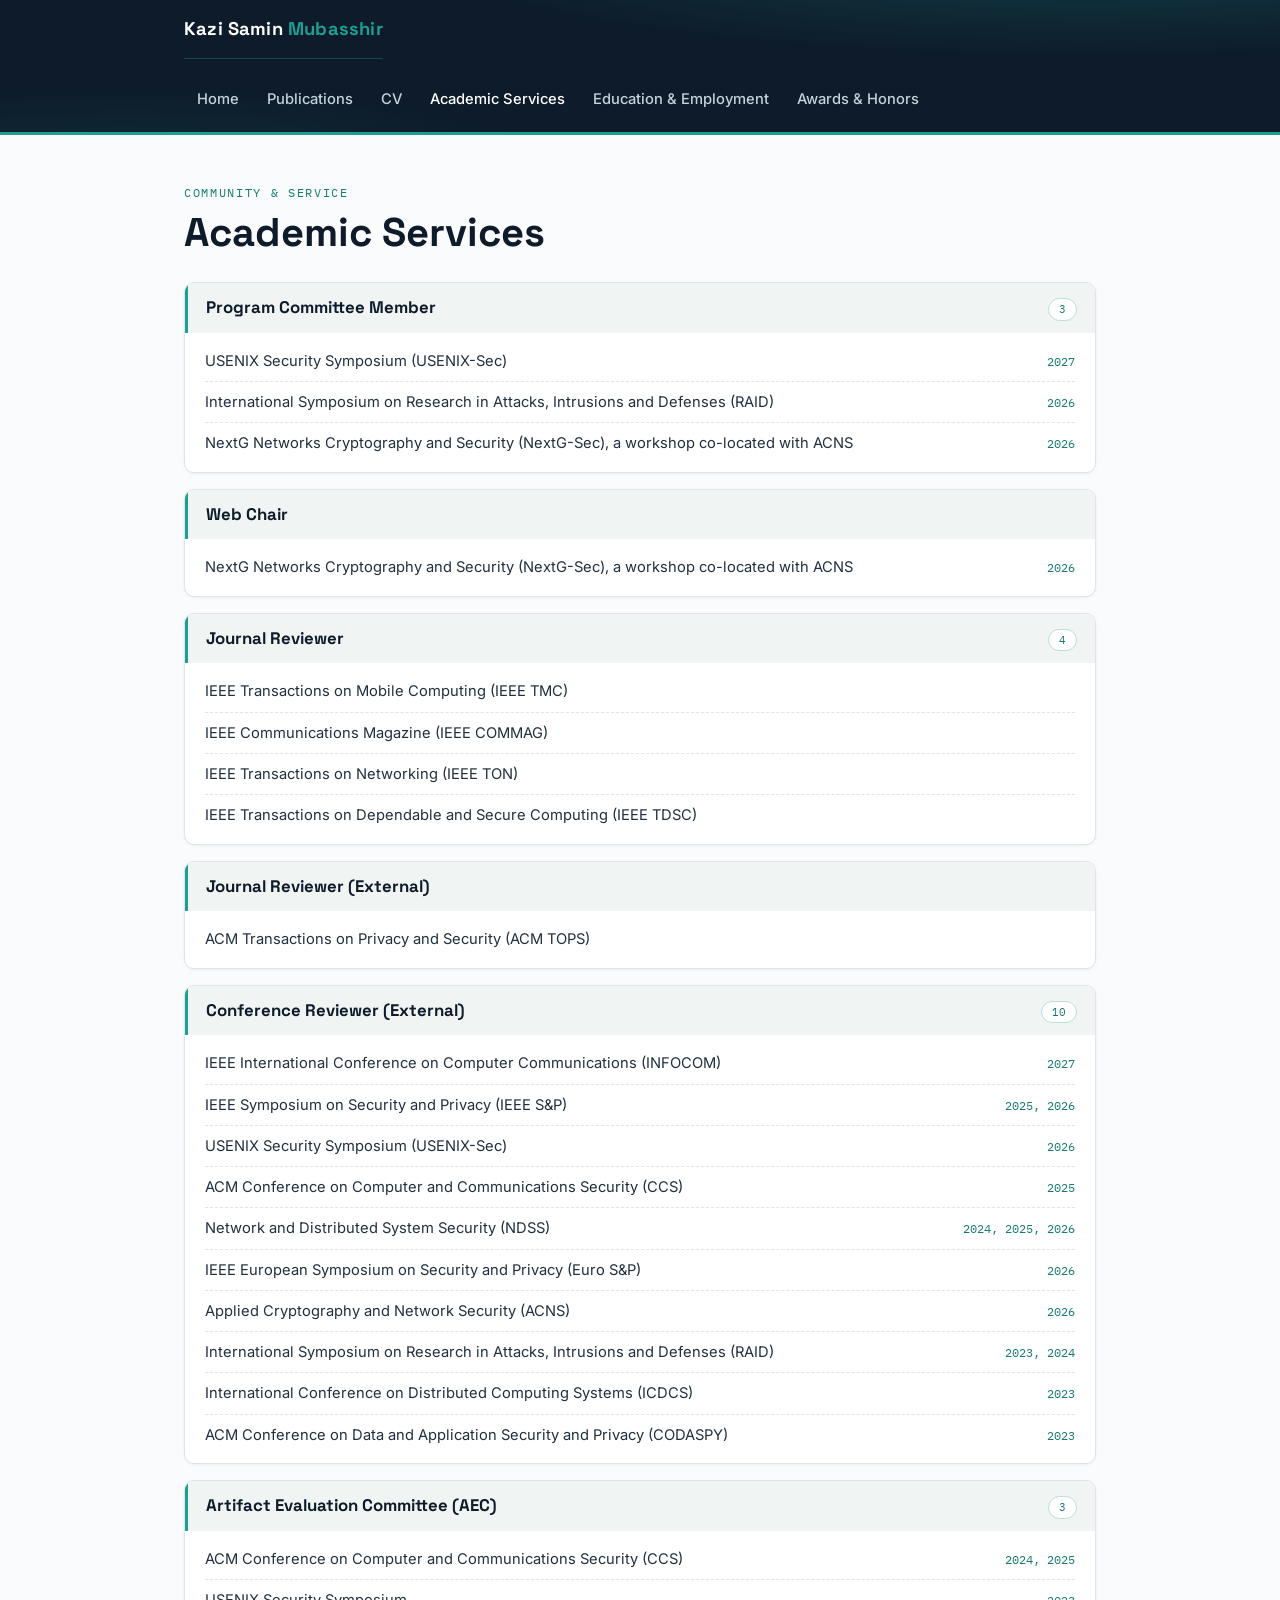
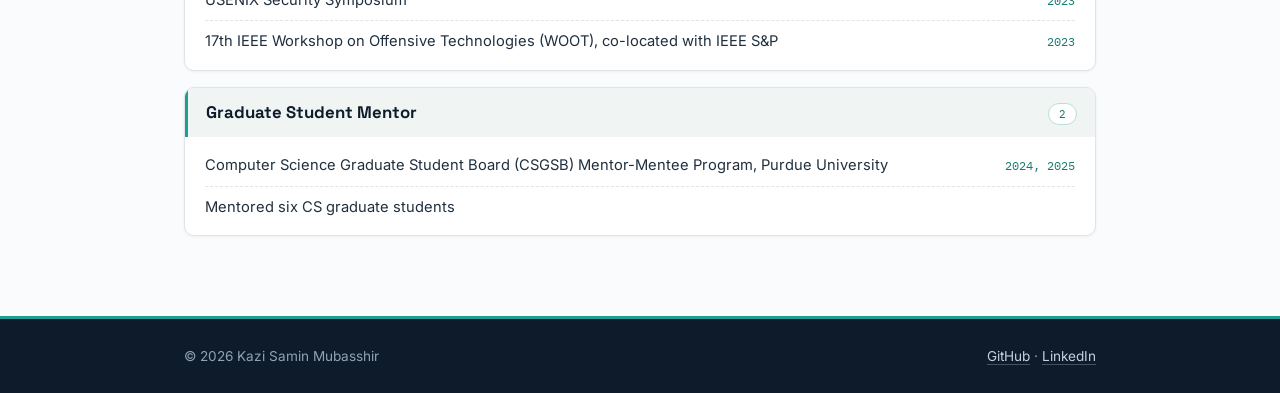
<file: academic-services.html>
<!DOCTYPE html>
<html lang="en">
<head>
<meta charset="UTF-8">
<meta name="viewport" content="width=device-width, initial-scale=1">
<title>Academic Services — Kazi Samin Mubasshir</title>
<meta name="description" content="Academic services by Kazi Samin Mubasshir.">
<link rel="stylesheet" href="assets/style.css">
</head>
<body>

<header>
  <div class="nav-wrap">
    <a class="brand" href="index.html">Kazi Samin <span>Mubasshir</span></a>
    <nav aria-label="Main">
      <ul>
        <li><a href="index.html">Home</a></li>
        <li><a href="publications.html">Publications</a></li>
        <li><a href="cv.html">CV</a></li>
        <li><a href="academic-services.html" class="active">Academic Services</a></li>
        <li><a href="education-employment.html">Education &amp; Employment</a></li>
        <li><a href="awards-and-honors.html">Awards &amp; Honors</a></li>
      </ul>
    </nav>
  </div>
</header>

<main>
  <p class="eyebrow">Community &amp; service</p>
  <h1>Academic Services</h1>

  <div class="svc-grid" id="services-grid"></div>
</main>

<footer>
  <div class="foot-wrap">
    <span>© 2026 Kazi Samin Mubasshir</span>
    <span><a href="https://github.com/KSMubasshir">GitHub</a> · <a href="https://www.linkedin.com/in/kazi-samin-mubasshir/">LinkedIn</a></span>
  </div>
</footer>

<script src="assets/data/academic-services.js"></script>
<script src="assets/render.js"></script>

</body>
</html>
</file>
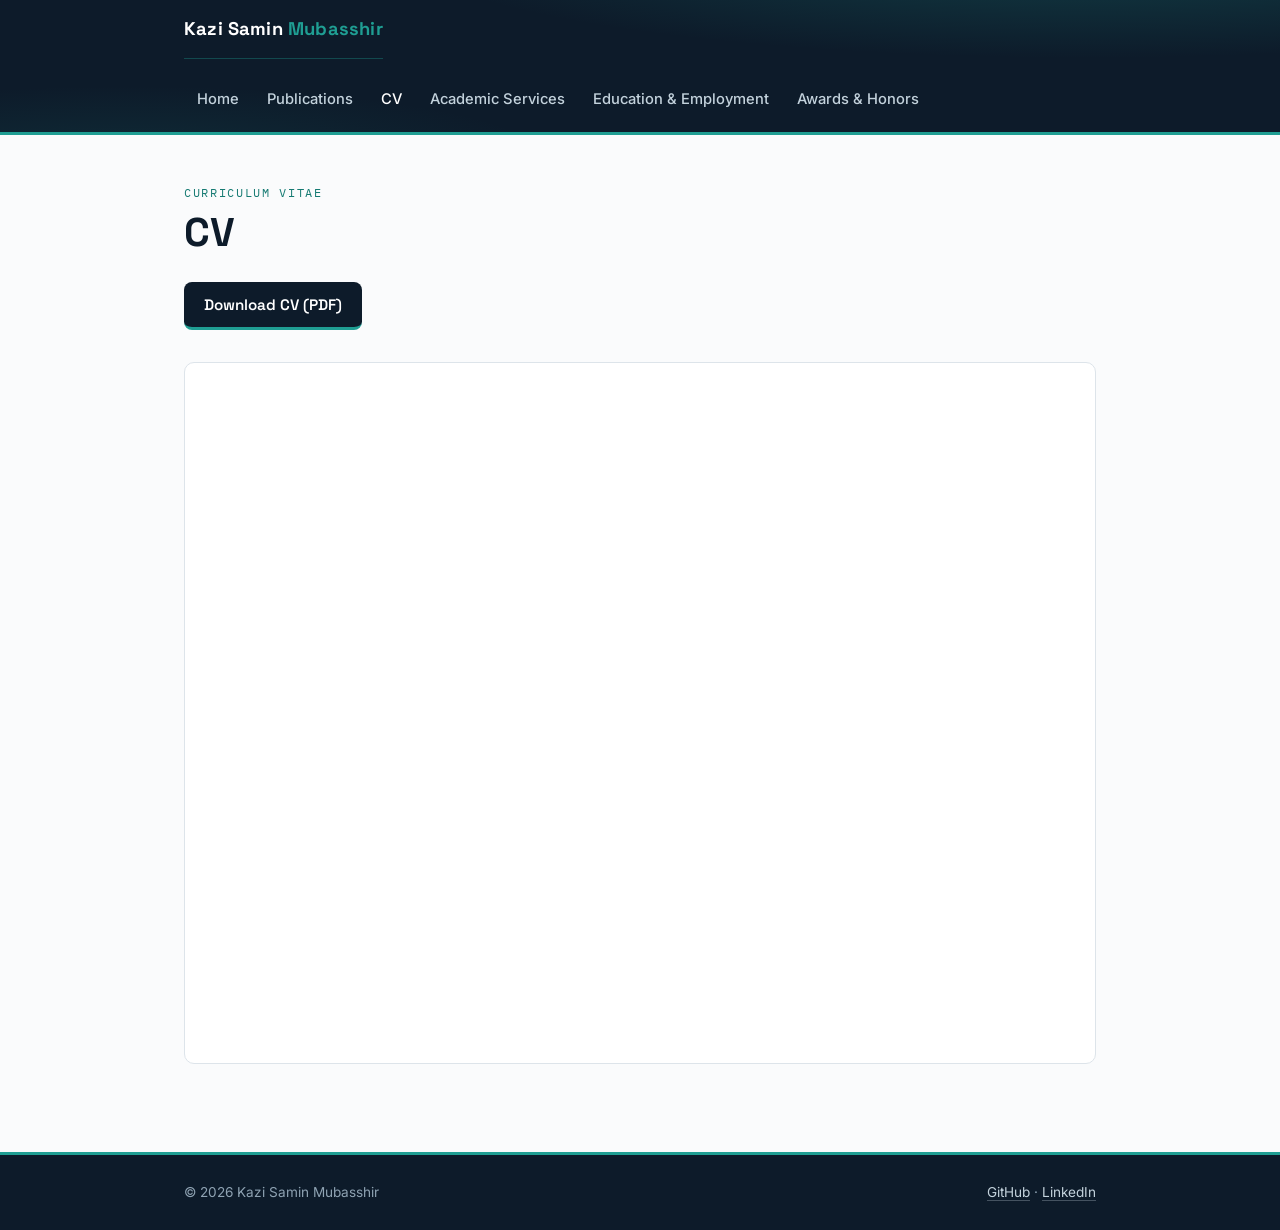
<file: cv.html>
<!DOCTYPE html>
<html lang="en">
<head>
<meta charset="UTF-8">
<meta name="viewport" content="width=device-width, initial-scale=1">
<title>CV — Kazi Samin Mubasshir</title>
<meta name="description" content="Curriculum Vitae of Kazi Samin Mubasshir.">
<link rel="stylesheet" href="assets/style.css">
</head>
<body>

<header>
  <div class="nav-wrap">
    <a class="brand" href="index.html">Kazi Samin <span>Mubasshir</span></a>
    <nav aria-label="Main">
      <ul>
        <li><a href="index.html">Home</a></li>
        <li><a href="publications.html">Publications</a></li>
        <li><a href="cv.html" class="active">CV</a></li>
        <li><a href="academic-services.html">Academic Services</a></li>
        <li><a href="education-employment.html">Education &amp; Employment</a></li>
        <li><a href="awards-and-honors.html">Awards &amp; Honors</a></li>
      </ul>
    </nav>
  </div>
</header>

<main>
  <p class="eyebrow">Curriculum Vitae</p>
  <h1>CV</h1>

  <p>
    <a class="btn" href="assets/kazi_academic_cv.pdf" target="_blank" rel="noopener">Download CV (PDF)</a>
  </p>

  <!-- Inline PDF viewer: drop kazi_academic_cv.pdf into /assets to enable -->
  <iframe class="cv-frame" src="assets/kazi_academic_cv.pdf" title="Kazi Samin Mubasshir — Academic CV"></iframe>
</main>

<script src="assets/render.js"></script>

<footer>
  <div class="foot-wrap">
    <span>© 2026 Kazi Samin Mubasshir</span>
    <span><a href="https://github.com/KSMubasshir">GitHub</a> · <a href="https://www.linkedin.com/in/kazi-samin-mubasshir/">LinkedIn</a></span>
  </div>
</footer>

</body>
</html>
</file>
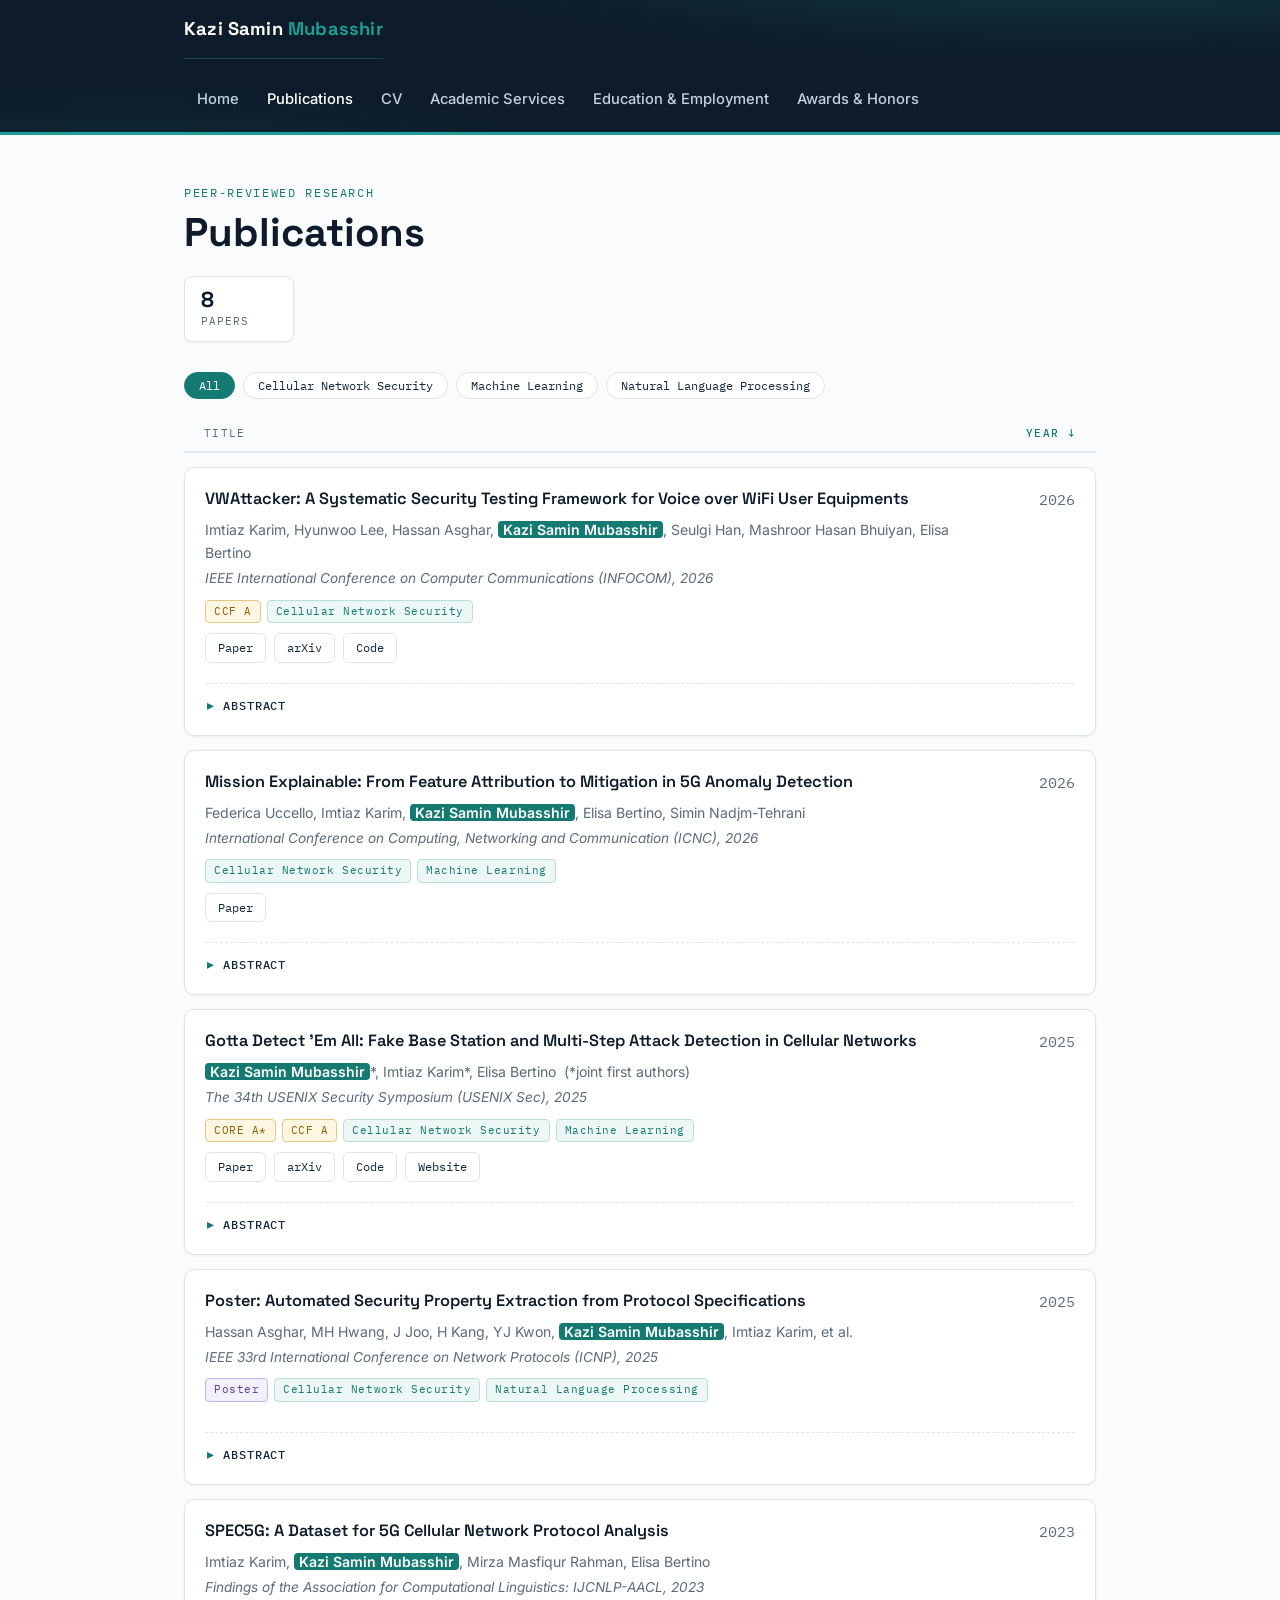
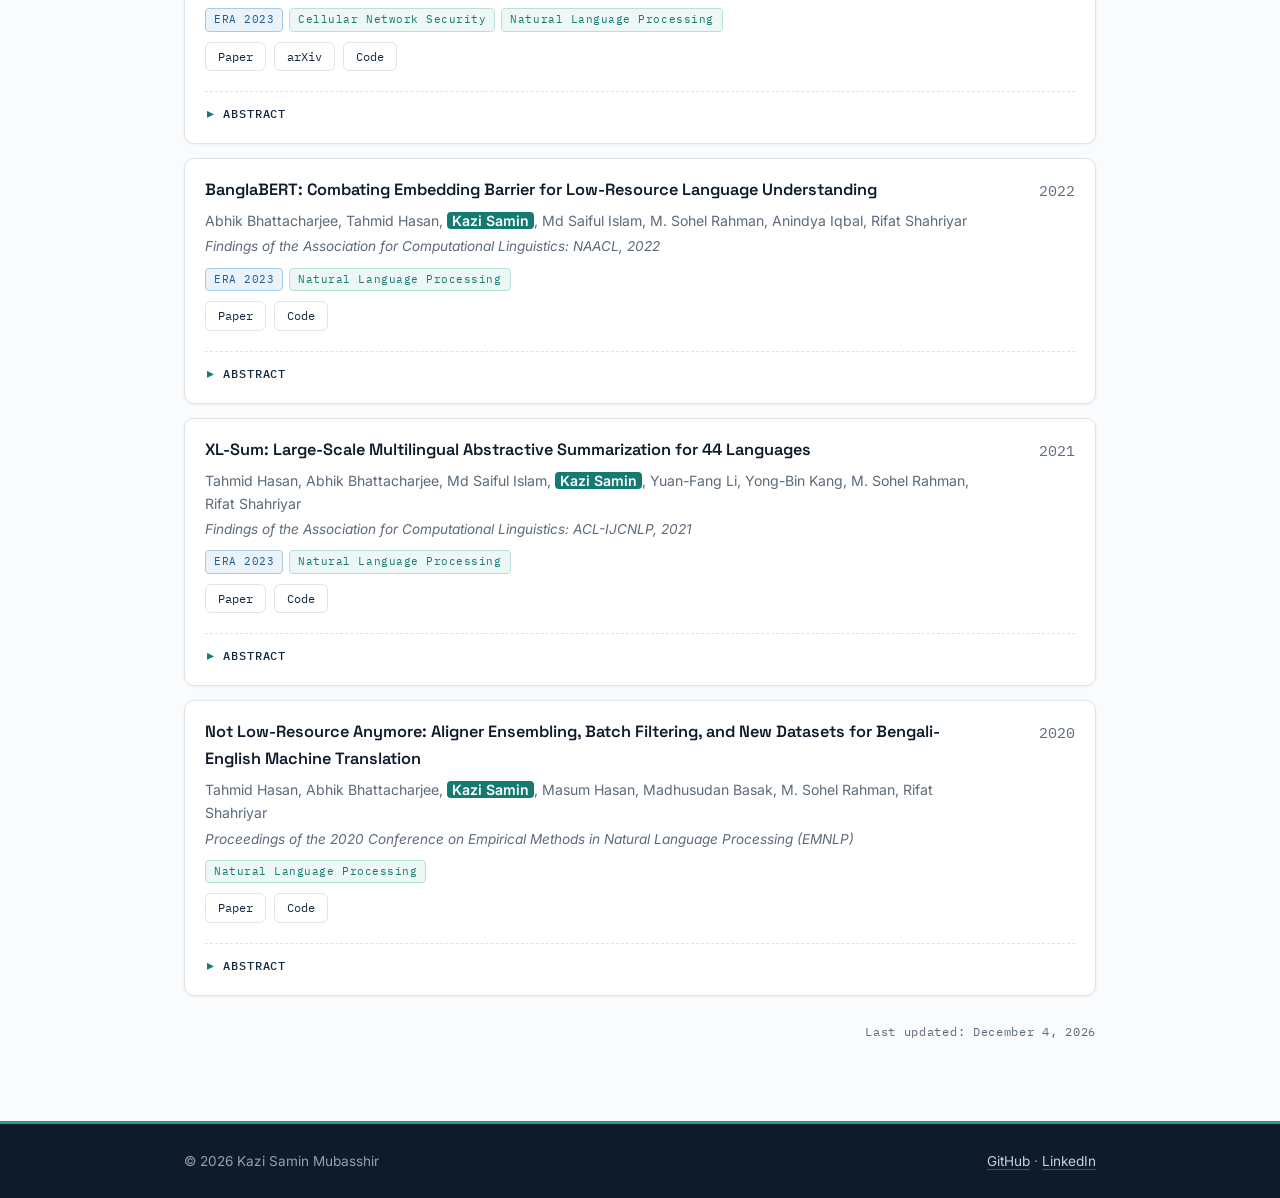
<file: publications.html>
<!DOCTYPE html>
<html lang="en">
<head>
<meta charset="UTF-8">
<meta name="viewport" content="width=device-width, initial-scale=1">
<title>Publications — Kazi Samin Mubasshir</title>
<meta name="description" content="Publications by Kazi Samin Mubasshir, with paper, code, and website links.">
<link rel="stylesheet" href="assets/style.css">
</head>
<body>

<header>
  <div class="nav-wrap">
    <a class="brand" href="index.html">Kazi Samin <span>Mubasshir</span></a>
    <nav aria-label="Main">
      <ul>
        <li><a href="index.html">Home</a></li>
        <li><a href="publications.html" class="active">Publications</a></li>
        <li><a href="cv.html">CV</a></li>
        <li><a href="academic-services.html">Academic Services</a></li>
        <li><a href="education-employment.html">Education &amp; Employment</a></li>
        <li><a href="awards-and-honors.html">Awards &amp; Honors</a></li>
      </ul>
    </nav>
  </div>
</header>

<main>
  <p class="eyebrow">Peer-reviewed research</p>
  <h1>Publications</h1>

  <div class="pub-stats" id="pub-stats"></div>

  <div class="pub-filters" id="pub-filters" role="group" aria-label="Filter publications by topic"></div>

  <div class="pub-table-head">
    <span>Title</span>
    <button type="button" class="sort-btn is-active desc" aria-label="Sort by year">Year <span class="arrow" aria-hidden="true"></span></button>
  </div>

  <div id="pub-list"></div>

  <p class="last-updated" id="last-updated"></p>
</main>

<footer>
  <div class="foot-wrap">
    <span>© 2026 Kazi Samin Mubasshir</span>
    <span><a href="https://github.com/KSMubasshir">GitHub</a> · <a href="https://www.linkedin.com/in/kazi-samin-mubasshir/">LinkedIn</a></span>
  </div>
</footer>

<script src="assets/data/publications.js"></script>
<script src="assets/render.js"></script>

</body>
</html>
</file>
<file: assets/style.css>
/* ============================================================
   Kazi Samin Mubasshir — personal academic site
   Palette: ink navy / signal teal / paper
   ============================================================ */

@import url('https://fonts.googleapis.com/css2?family=Space+Grotesk:wght@400;500;600;700&family=Inter:wght@400;500;600&family=IBM+Plex+Mono:wght@400;500&display=swap');

:root {
  --ink: #0d1b2a;          /* deep navy — headers, footer */
  --ink-2: #14283d;        /* slightly lighter navy */
  --teal: #1f9e93;         /* signal teal accent */
  --teal-dim: #157a72;
  --paper: #fafbfc;        /* page background */
  --card: #ffffff;
  --text: #21303f;
  --muted: #5c6b7a;
  --line: #dde4ea;
  --mono: 'IBM Plex Mono', ui-monospace, monospace;
  --display: 'Space Grotesk', system-ui, sans-serif;
  --body: 'Inter', system-ui, sans-serif;
}

* { box-sizing: border-box; margin: 0; padding: 0; }

html { scroll-behavior: smooth; }
@media (prefers-reduced-motion: reduce) {
  html { scroll-behavior: auto; }
  * { animation: none !important; transition: none !important; }
}

body {
  font-family: var(--body);
  background: var(--paper);
  color: var(--text);
  line-height: 1.65;
  font-size: 16.5px;
}

/* ---------- Header / nav ---------- */
header {
  background: var(--ink);
  background-image:
    radial-gradient(ellipse 90% 140% at 85% -40%, rgba(31,158,147,0.28), transparent 60%),
    radial-gradient(ellipse 60% 100% at 10% 120%, rgba(31,158,147,0.12), transparent 55%);
  color: #eaf1f5;
  border-bottom: 3px solid var(--teal);
}

.nav-wrap {
  max-width: 960px;
  margin: 0 auto;
  padding: 0 24px;
  display: flex;
  align-items: center;
  justify-content: space-between;
  flex-wrap: wrap;
  gap: 8px;
  min-height: 64px;
}

.brand {
  font-family: var(--display);
  font-weight: 700;
  font-size: 1.15rem;
  letter-spacing: 0.01em;
  color: #fff;
  text-decoration: none;
  padding: 14px 0;
}
.brand span { color: var(--teal); }

nav ul {
  list-style: none;
  display: flex;
  flex-wrap: wrap;
  gap: 2px;
}
nav a {
  display: block;
  padding: 20px 13px;
  color: #c3d2dc;
  text-decoration: none;
  font-size: 0.92rem;
  font-weight: 500;
  border-bottom: 3px solid transparent;
  margin-bottom: -3px;
  transition: color .15s, border-color .15s;
}
nav a:hover { color: #fff; }
nav a.active { color: #fff; border-bottom-color: var(--teal); }
nav a:focus-visible, .brand:focus-visible {
  outline: 2px solid var(--teal);
  outline-offset: 2px;
}

/* ---------- Page shell ---------- */
main {
  max-width: 960px;
  margin: 0 auto;
  padding: 48px 24px 80px;
}

.eyebrow {
  font-family: var(--mono);
  font-size: 0.74rem;
  letter-spacing: 0.14em;
  text-transform: uppercase;
  color: var(--teal-dim);
  margin-bottom: 8px;
}

h1 {
  font-family: var(--display);
  font-size: clamp(1.8rem, 4vw, 2.5rem);
  font-weight: 700;
  color: var(--ink);
  line-height: 1.15;
  margin-bottom: 20px;
}

h2 {
  font-family: var(--display);
  font-size: 1.35rem;
  font-weight: 600;
  color: var(--ink);
  margin: 44px 0 14px;
  padding-bottom: 8px;
  border-bottom: 2px solid var(--line);
}
h2:first-of-type { margin-top: 28px; }

h3 {
  font-family: var(--display);
  font-size: 1.05rem;
  font-weight: 600;
  color: var(--ink-2);
  margin: 26px 0 8px;
}

p { margin-bottom: 14px; }
p:last-child { margin-bottom: 0; }

a { color: var(--teal-dim); text-decoration: none; border-bottom: 1px solid rgba(31,158,147,.35); }
a:hover { color: var(--teal); border-bottom-color: var(--teal); }
a:focus-visible { outline: 2px solid var(--teal); outline-offset: 2px; }

ul.plain { list-style: none; }
main ul:not(.plain) { padding-left: 22px; margin-bottom: 14px; }
main li { margin-bottom: 7px; }

/* ---------- Hero (home) ---------- */
.hero {
  display: grid;
  grid-template-columns: 200px 1fr;
  gap: 36px;
  align-items: start;
  margin-bottom: 8px;
}
.hero img.portrait {
  width: 200px;
  height: 200px;
  object-fit: cover;
  border-radius: 12px;
  border: 3px solid var(--ink);
  box-shadow: 6px 6px 0 var(--teal);
}
.hero .roles { margin-top: 14px; }

.role-card {
  border-left: 3px solid var(--teal);
  background: var(--card);
  border-radius: 0 8px 8px 0;
  padding: 12px 16px;
  margin-bottom: 12px;
  box-shadow: 0 1px 3px rgba(13,27,42,.06);
  transition: box-shadow .15s, transform .15s;
}
.role-card:hover { box-shadow: 0 3px 10px rgba(13,27,42,.12); transform: translateY(-1px); }
.role-card .org {
  font-family: var(--display);
  font-weight: 600;
  color: var(--ink);
}
.role-card .detail { color: var(--muted); font-size: 0.93rem; }

.social {
  display: grid;
  grid-template-columns: repeat(2, 1fr);
  gap: 8px;
  margin-top: 16px;
  max-width: 200px;
}
.social a {
  font-family: var(--mono);
  font-size: 0.75rem;
  border: 1px solid var(--line);
  border-radius: 8px;
  padding: 8px 10px;
  color: var(--ink-2);
  background: var(--card);
  box-shadow: 0 1px 2px rgba(13,27,42,.04);
  transition: border-color .15s, color .15s, transform .15s, box-shadow .15s;
}
.social a:hover {
  border-color: var(--teal);
  color: var(--teal-dim);
  transform: translateY(-1px);
  box-shadow: 0 3px 8px rgba(13,27,42,.08);
}

/* ---------- News list ---------- */
.news { list-style: none; }
.news li {
  display: grid;
  grid-template-columns: 92px 1fr;
  gap: 14px;
  padding: 9px 0;
  border-bottom: 1px dashed var(--line);
}
.news .date {
  font-family: var(--mono);
  font-size: 0.78rem;
  color: var(--teal-dim);
  white-space: nowrap;
  padding-top: 3px;
}

/* Collapsible year groups (home page) */
.news-group {
  background: var(--card);
  border: 1px solid var(--line);
  border-radius: 10px;
  margin-bottom: 12px;
  overflow: hidden;
  box-shadow: 0 1px 3px rgba(13,27,42,.06);
}
.news-toggle {
  display: flex;
  align-items: center;
  gap: 12px;
  width: 100%;
  padding: 11px 18px;
  background: #f0f5f4;
  border: none;
  border-left: 3px solid var(--teal);
  cursor: pointer;
  text-align: left;
  transition: background .15s;
}
.news-toggle:hover { background: #e4efec; }
.news-toggle:focus-visible { outline: 2px solid var(--teal); outline-offset: -2px; }
.news-year {
  font-family: var(--display);
  font-weight: 700;
  font-size: 1.05rem;
  color: var(--ink);
}
.news-count {
  font-family: var(--mono);
  font-size: 0.7rem;
  color: var(--teal-dim);
  background: var(--card);
  border: 1px solid #b9dfda;
  border-radius: 999px;
  padding: 1px 10px;
  white-space: nowrap;
}
.news-toggle .chev { margin-left: auto; }
.news-toggle .chev::before {
  content: '▾';
  display: inline-block;
  color: var(--teal-dim);
  transition: transform .15s;
}
.news-group.collapsed .chev::before { transform: rotate(-90deg); }
.news-group.collapsed .news { display: none; }
.news-group .news { padding: 4px 18px 10px; }
.news-group .news li:last-child { border-bottom: none; }

/* ---------- Publications ---------- */
.pub-list { list-style: none; counter-reset: pub; }
.pub-list li {
  counter-increment: pub;
  position: relative;
  background: var(--card);
  border: 1px solid var(--line);
  border-radius: 10px;
  padding: 18px 20px 18px 62px;
  margin-bottom: 14px;
}
.pub-list li::before {
  content: counter(pub, decimal-leading-zero);
  position: absolute;
  left: 18px;
  top: 18px;
  font-family: var(--mono);
  font-size: 0.85rem;
  color: var(--teal);
  font-weight: 500;
}
.pub-list .venue {
  display: inline-block;
  font-family: var(--mono);
  font-size: 0.72rem;
  letter-spacing: 0.06em;
  text-transform: uppercase;
  color: var(--ink-2);
  background: #eef4f3;
  border: 1px solid #d5e5e2;
  border-radius: 4px;
  padding: 2px 8px;
  margin-top: 8px;
}
.pub-list strong.me { color: var(--ink); }

/* ---------- Generic cards / service lists ---------- */
.card {
  background: var(--card);
  border: 1px solid var(--line);
  border-radius: 10px;
  padding: 18px 22px;
  margin-bottom: 16px;
}
.card .meta { color: var(--muted); font-size: 0.93rem; }

.cards-2col {
  display: grid;
  grid-template-columns: repeat(auto-fit, minmax(280px, 1fr));
  gap: 16px;
  align-items: start;
}
.cards-2col .card { margin-bottom: 0; }

/* ---------- CV page ---------- */
.cv-frame {
  width: 100%;
  height: 78vh;
  border: 1px solid var(--line);
  border-radius: 10px;
  margin-top: 18px;
  background: var(--card);
}
.btn {
  display: inline-block;
  font-family: var(--display);
  font-weight: 600;
  font-size: 0.95rem;
  color: #fff;
  background: var(--ink);
  border: none;
  border-bottom: 3px solid var(--teal);
  border-radius: 8px;
  padding: 10px 20px;
  margin-top: 6px;
}
.btn:hover { background: var(--ink-2); color: #fff; }

/* ---------- Academic services (boxed grid) ---------- */
.svc-grid {
  display: grid;
  grid-template-columns: 1fr;
  gap: 16px;
  margin-top: 26px;
}
.svc-card {
  background: var(--card);
  border: 1px solid var(--line);
  border-radius: 10px;
  overflow: hidden;
  box-shadow: 0 1px 3px rgba(13,27,42,.06);
  transition: border-color .15s, box-shadow .15s;
}
.svc-card:hover { border-color: var(--teal); box-shadow: 0 2px 8px rgba(13,27,42,.10); }
.svc-head {
  display: flex;
  justify-content: space-between;
  align-items: baseline;
  gap: 10px;
  padding: 11px 18px;
  background: #f0f5f4;
  border-left: 3px solid var(--teal);
}
.svc-head .svc-role {
  margin: 0;
  padding: 0;
  border: none;
  font-size: 1.05rem;
  font-weight: 700;
  color: var(--ink);
}
.svc-count {
  font-family: var(--mono);
  font-size: 0.7rem;
  color: var(--teal-dim);
  background: var(--card);
  border: 1px solid #b9dfda;
  border-radius: 999px;
  padding: 1px 10px;
  white-space: nowrap;
}
.svc-items { list-style: none; padding: 8px 20px 14px; }
.svc-items li {
  display: flex;
  justify-content: space-between;
  align-items: baseline;
  gap: 14px;
  padding: 8px 0;
  margin: 0;
  border-bottom: 1px dashed var(--line);
}
.svc-items li:last-child { border-bottom: none; padding-bottom: 2px; }
.svc-name { font-size: 0.92rem; }
.svc-years {
  font-family: var(--mono);
  font-size: 0.78rem;
  color: var(--teal-dim);
  white-space: nowrap;
}

/* ---------- Footer ---------- */
footer {
  background: var(--ink);
  color: #8fa3b3;
  border-top: 3px solid var(--teal);
  font-size: 0.85rem;
}
.foot-wrap {
  max-width: 960px;
  margin: 0 auto;
  padding: 26px 24px;
  display: flex;
  justify-content: space-between;
  flex-wrap: wrap;
  gap: 10px;
}
footer a { color: #c3d2dc; border-bottom-color: rgba(195,210,220,.3); }
footer a:hover { color: #fff; }

/* ---------- Responsive ---------- */
@media (max-width: 720px) {
  .hero { grid-template-columns: 1fr; }
  .hero img.portrait { width: 160px; height: 160px; }
  nav a { padding: 12px 10px; }
  .news li { grid-template-columns: 1fr; gap: 2px; }
}


/* ============================================================
   Publications — scholar-profile layout, light theme
   ============================================================ */
.pub-stats {
  display: flex;
  flex-wrap: wrap;
  gap: 10px;
  margin: 6px 0 30px;
}
.pub-stats .stat {
  background: var(--card);
  border: 1px solid var(--line);
  border-radius: 8px;
  padding: 10px 16px;
  min-width: 110px;
  box-shadow: 0 1px 3px rgba(13,27,42,.05);
}
.pub-stats .num {
  font-family: var(--display);
  font-size: 1.35rem;
  font-weight: 700;
  color: var(--ink);
  line-height: 1.2;
}
.pub-stats .lbl {
  font-family: var(--mono);
  font-size: 0.68rem;
  letter-spacing: 0.1em;
  text-transform: uppercase;
  color: var(--muted);
}
.pub-stats .note {
  flex-basis: 100%;
  font-size: 0.78rem;
  color: var(--muted);
}

.pub-filters {
  display: flex;
  flex-wrap: wrap;
  gap: 8px;
  margin: 0 0 18px;
}
.filter-btn {
  font-family: var(--mono);
  font-size: 0.74rem;
  color: var(--ink-2);
  background: var(--card);
  border: 1px solid var(--line);
  border-radius: 999px;
  padding: 5px 14px;
  cursor: pointer;
  transition: border-color .15s, color .15s, background .15s;
}
.filter-btn:hover { border-color: var(--teal); color: var(--teal-dim); }
.filter-btn:focus-visible { outline: 2px solid var(--teal); outline-offset: 2px; }
.filter-btn.is-active {
  color: #fff;
  background: var(--teal-dim);
  border-color: var(--teal-dim);
}

.pub-empty { padding: 24px 18px; color: var(--muted); font-style: italic; }

.pub-table-head {
  display: grid;
  grid-template-columns: 1fr 64px;
  gap: 16px;
  padding: 8px 20px;
  margin-bottom: 14px;
  font-family: var(--mono);
  font-size: 0.68rem;
  letter-spacing: 0.12em;
  text-transform: uppercase;
  color: var(--muted);
  border-bottom: 2px solid var(--line);
}

.pub-table-head .sort-btn {
  font: inherit;
  letter-spacing: inherit;
  text-transform: inherit;
  color: inherit;
  background: none;
  border: none;
  padding: 0;
  text-align: right;
  cursor: pointer;
  transition: color .15s;
}
.pub-table-head .sort-btn:hover { color: var(--teal-dim); }
.pub-table-head .sort-btn:focus-visible { outline: 2px solid var(--teal); outline-offset: 2px; }
.pub-table-head .sort-btn.is-active { color: var(--teal-dim); font-weight: 500; }
.pub-table-head .sort-btn .arrow::before { content: '↕'; opacity: .45; }
.pub-table-head .sort-btn.desc .arrow::before { content: '↓'; opacity: 1; }
.pub-table-head .sort-btn.asc .arrow::before { content: '↑'; opacity: 1; }

.pub-row {
  display: grid;
  grid-template-columns: 1fr 64px;
  gap: 16px;
  padding: 18px 20px;
  background: var(--card);
  border: 1px solid var(--line);
  border-radius: 10px;
  margin-bottom: 14px;
  box-shadow: 0 1px 3px rgba(13,27,42,.06);
  align-items: start;
  transition: border-color .15s, box-shadow .15s;
}
.pub-row:hover { border-color: var(--teal); box-shadow: 0 2px 8px rgba(13,27,42,.10); }

.pub-row .title {
  font-family: var(--display);
  font-weight: 600;
  font-size: 1.02rem;
  color: var(--ink);
  margin-bottom: 5px;
}
.pub-row .title a { color: var(--ink); border-bottom: 1px solid transparent; }
.pub-row .title a:hover { color: var(--teal-dim); border-bottom-color: var(--teal); }

.pub-row .authors { font-size: 0.88rem; color: var(--muted); margin-bottom: 3px; }
.pub-row .authors .me {
  color: #fff;
  background: var(--teal-dim);
  border-radius: 4px;
  padding: 0 5px;
  font-weight: 600;
}
.pub-row .venue-line { font-size: 0.85rem; color: var(--muted); font-style: italic; margin-bottom: 10px; }

.badges { display: flex; flex-wrap: wrap; gap: 6px; margin-bottom: 10px; }
.badge {
  font-family: var(--mono);
  font-size: 0.66rem;
  letter-spacing: 0.05em;
  border-radius: 4px;
  padding: 2px 8px;
  border: 1px solid;
}
.badge.rank  { color: #8a6100; border-color: #e3c980; background: #fdf6e3; }
.badge.era   { color: #1d5d8f; border-color: #a9cbe6; background: #eaf3fa; }
.badge.type  { color: #5a4494; border-color: #c4b5ec; background: #f3effc; }
.badge.topic { color: var(--teal-dim); border-color: #b9dfda; background: #edf7f5; }

.res { display: flex; flex-wrap: wrap; gap: 8px; }
.res a {
  font-family: var(--mono);
  font-size: 0.74rem;
  color: var(--ink-2);
  background: var(--card);
  border: 1px solid var(--line);
  border-radius: 6px;
  padding: 4px 12px;
  transition: border-color .15s, color .15s;
}
.res a:hover { border-color: var(--teal); color: var(--teal-dim); }

/* ---------- Collapsible abstract (spans the full card width) ---------- */
.pub-row .abs {
  grid-column: 1 / -1;          /* break out of the title column */
  margin-top: 4px;
  border-top: 1px dashed var(--line);
  padding-top: 10px;
}
.abs-toggle {
  display: flex;                /* full-width click target */
  width: 100%;
  align-items: center;
  gap: 8px;
  font-family: var(--mono);
  font-size: 0.72rem;
  letter-spacing: 0.08em;
  text-transform: uppercase;
  color: var(--ink-2);
  background: none;
  border: none;
  padding: 4px 2px;
  cursor: pointer;
  text-align: left;
  border-radius: 6px;
  transition: color .15s;
}
.abs-toggle:hover { color: var(--teal-dim); }
.abs-toggle:focus-visible { outline: 2px solid var(--teal); outline-offset: 2px; }
.abs-toggle .abs-chev::before {
  content: '▸';
  display: inline-block;
  color: var(--teal-dim);
  font-size: 0.85rem;
  line-height: 1;
  transition: transform .15s;
}
.abs-toggle[aria-expanded="true"] .abs-chev::before { transform: rotate(90deg); }
.abs-toggle .abs-label { font-weight: 500; }
.abs-toggle .abs-hint {
  margin-left: auto;
  font-size: 0.62rem;
  letter-spacing: 0.06em;
  color: var(--muted);
  opacity: 0;
  transition: opacity .15s;
}
.abs-toggle:hover .abs-hint, .abs-toggle:focus-visible .abs-hint { opacity: 1; }
.abs-body {
  margin-top: 8px;
  padding: 14px 18px;
  background: var(--paper);
  border: 1px solid var(--line);
  border-left: 3px solid var(--teal);
  border-radius: 0 8px 8px 0;
}
.abs-body p {
  margin: 0;
  font-size: 0.89rem;
  line-height: 1.7;
  color: var(--text);
  text-align: justify;          /* justified, edge-to-edge across the card */
  text-justify: inter-word;
  hyphens: auto;
  -webkit-hyphens: auto;
}

/* ---------- Last-updated stamp ---------- */
.last-updated {
  margin-top: 26px;
  font-family: var(--mono);
  font-size: 0.72rem;
  letter-spacing: 0.06em;
  color: var(--muted);
  text-align: right;
}

.pub-row .year {
  font-family: var(--mono);
  font-size: 0.92rem;
  color: var(--muted);
  text-align: right;
  padding-top: 2px;
}

@media (max-width: 640px) {
  .pub-table-head { display: flex; justify-content: flex-end; gap: 18px; }
  .pub-table-head > span { display: none; }
  .pub-row { grid-template-columns: 1fr; gap: 8px; }
  .pub-row .year { text-align: left; }
}

/* ---------- News tag chips ---------- */
.ntag {
  display: inline-block;
  font-family: var(--mono);
  font-size: 0.64rem;
  font-weight: 500;
  letter-spacing: 0.08em;
  text-transform: uppercase;
  border-radius: 4px;
  border: 1px solid;
  padding: 1px 7px;
  margin-right: 8px;
  vertical-align: 1px;
  white-space: nowrap;
}
.ntag-paper      { color: #0f6e66; border-color: #9ed4cd; background: #e8f6f4; }
.ntag-talk       { color: #4a3fa3; border-color: #beb7ea; background: #f0eefb; }
.ntag-conference { color: #1d5d8f; border-color: #a9cbe6; background: #eaf3fa; }
.ntag-pc         { color: #8a6100; border-color: #e3c980; background: #fdf6e3; }
.ntag-service    { color: #7a3e8f; border-color: #d8b3e4; background: #f8effb; }
.ntag-award      { color: #a04b12; border-color: #ecc2a4; background: #fcf1e8; }
.ntag-internship { color: #2e7031; border-color: #aed6af; background: #ecf7ec; }
.ntag-milestone  { color: #a5265e; border-color: #ecafc9; background: #fceef4; }
.ntag-media      { color: #46586a; border-color: #bcc9d4; background: #eef2f5; }

@media (max-width: 720px) {
  .ntag { display: inline-block; margin-bottom: 3px; }
}

/* ---------- News tag filter chips ---------- */
.tag-filters { margin-top: -4px; }
.tagf-btn {
  cursor: pointer;
  font-family: var(--mono);
  font-size: 0.7rem;
  letter-spacing: 0.08em;
  text-transform: uppercase;
  border-radius: 4px;
  border: 1px solid var(--line);
  background: var(--card);
  color: var(--muted);
  padding: 3px 10px;
  margin: 0;
  transition: box-shadow .12s, border-color .12s, color .12s, opacity .12s;
}
.tagf-btn:hover { border-color: var(--teal); color: var(--teal-dim); }
.tagf-btn:focus-visible { outline: 2px solid var(--teal); outline-offset: 2px; }
/* colored chips inherit their .ntag-* tint; dim until active */
.tagf-btn.ntag { margin-right: 0; vertical-align: baseline; opacity: 0.55; }
.tagf-btn.ntag:hover { opacity: 1; }
.tagf-btn.is-active {
  opacity: 1;
  box-shadow: 0 0 0 2px var(--paper), 0 0 0 3.5px var(--teal-dim);
}
.tagf-btn.is-active:not(.ntag) {
  background: var(--ink);
  color: #fff;
  border-color: var(--ink);
  box-shadow: none;
}

.news-empty { color: var(--muted); font-style: italic; padding: 14px 4px; }

/* ============================================================
   Experience timeline (employment & education, LinkedIn-style)
   ============================================================ */
.xp-list { list-style: none; margin: 8px 0; padding: 0; }
.xp-item {
  display: grid;
  grid-template-columns: 48px 1fr;
  gap: 0 14px;
  padding: 0 0 26px;
  position: relative;
}
.xp-item:last-child { padding-bottom: 6px; }

.xp-logo {
  width: 48px; height: 48px;
  margin-top: 2px;
  border-radius: 8px;
  border: 1px solid var(--line);
  background: var(--card);
  display: flex; align-items: center; justify-content: center;
  overflow: hidden;
  box-shadow: 0 1px 3px rgba(13,27,42,.06);
}
.xp-logo-img { width: 32px; height: 32px; object-fit: contain; }
.xp-monogram {
  width: 100%; height: 100%;
  display: flex; align-items: center; justify-content: center;
  color: #fff;
  font-family: var(--display);
  font-weight: 700;
  font-size: 0.85rem;
  text-transform: uppercase;
}

.xp-body { min-width: 0; padding-top: 2px; }
.xp-title {
  font-family: var(--display);
  font-weight: 600;
  font-size: 1.05rem;
  color: var(--ink);
  line-height: 1.3;
}
.xp-org { font-size: 0.92rem; color: var(--text); margin-top: 1px; }
.xp-org a { font-weight: 500; }
.xp-type { color: var(--muted); }
.xp-dates {
  font-family: var(--mono);
  font-size: 0.76rem;
  color: var(--muted);
  margin-top: 3px;
}
.xp-dur { color: var(--teal-dim); }
.xp-loc {
  font-family: var(--mono);
  font-size: 0.74rem;
  color: var(--muted);
  margin-top: 2px;
}
.xp-detail { font-size: 0.9rem; color: var(--muted); margin: 8px 0 0; }
.xp-bullets { margin: 8px 0 0; padding-left: 18px; }
.xp-bullets li { font-size: 0.9rem; color: var(--muted); margin-bottom: 4px; }

@media (max-width: 480px) {
  .xp-item { grid-template-columns: 40px 1fr; gap: 0 10px; }
  .xp-logo { width: 40px; height: 40px; }
  .xp-logo-img { width: 26px; height: 26px; }
}

/* ---------- Full-image logos & award category chips ---------- */
.xp-logo-full { width: 40px; height: 40px; }

.xp-cat {
  display: inline-block;
  font-family: var(--mono);
  font-size: 0.62rem;
  font-weight: 500;
  letter-spacing: 0.08em;
  text-transform: uppercase;
  border-radius: 4px;
  border: 1px solid;
  padding: 1px 7px;
  margin-left: 8px;
  vertical-align: 2px;
  white-space: nowrap;
}
.xp-cat-travel      { color: #1d5d8f; border-color: #a9cbe6; background: #eaf3fa; }
.xp-cat-grant       { color: #0f6e66; border-color: #9ed4cd; background: #e8f6f4; }
.xp-cat-scholarship { color: #8a6100; border-color: #e3c980; background: #fdf6e3; }
.xp-cat-honor       { color: #7a3e8f; border-color: #d8b3e4; background: #f8effb; }

/* ---------- Home role cards with logos ---------- */
.role-card.has-logo {
  display: flex;
  align-items: flex-start;
  gap: 12px;
}
.role-logo {
  flex: 0 0 40px;
  width: 40px; height: 40px;
  margin-top: 2px;
  border-radius: 8px;
  border: 1px solid var(--line);
  background: #fff;
  display: flex; align-items: center; justify-content: center;
  overflow: hidden;
}
.role-logo .xp-logo-img { width: 26px; height: 26px; }
.role-logo .xp-logo-full { width: 34px; height: 34px; }
.role-text { min-width: 0; }

/* ---------- Social link icons ---------- */
.social a {
  display: inline-flex;
  align-items: center;
  gap: 7px;
}
.soc-ico {
  display: inline-flex;
  align-items: center;
  color: var(--teal-dim);
  flex: 0 0 auto;
}
.soc-img { width: 14px; height: 14px; }

/* ---------- Timeline connectors & grouped institutions ---------- */
.xp-logo-col { position: relative; }
/* transition line connecting one entry's logo to the next */
.xp-item:not(:last-child) .xp-logo-col::after {
  content: "";
  position: absolute;
  left: 50%;
  top: 52px;
  bottom: -20px;
  width: 2px;
  transform: translateX(-50%);
  background: var(--line);
}
.xp-ongoing .xp-logo { border-color: var(--teal); box-shadow: 0 0 0 3px rgba(31,158,147,.15); }

.xp-now {
  display: inline-block;
  font-family: var(--mono);
  font-size: 0.6rem;
  letter-spacing: 0.08em;
  text-transform: uppercase;
  color: #fff;
  background: var(--teal);
  border-radius: 4px;
  padding: 1px 6px;
  margin-left: 6px;
  vertical-align: 1px;
}

/* grouped institution header */
.xp-group-org {
  font-family: var(--display);
  font-weight: 600;
  font-size: 1.02rem;
  color: var(--ink);
  display: flex;
  align-items: baseline;
  gap: 10px;
  flex-wrap: wrap;
  padding-top: 2px;
}
.xp-group-org a { color: var(--ink); border-bottom-color: transparent; }
.xp-group-org a:hover { color: var(--teal-dim); border-bottom-color: var(--teal); }
.xp-rolecount {
  font-family: var(--mono);
  font-size: 0.66rem;
  letter-spacing: 0.06em;
  color: var(--muted);
  font-weight: 400;
}

/* ---------- Employment summary (companies at a glance) ---------- */
.emp-summary {
  display: grid;
  grid-template-columns: repeat(2, 1fr);
  gap: 14px;
  margin: 8px 0 30px;
}
@media (max-width: 640px) {
  .emp-summary { grid-template-columns: 1fr; }
}
.emp-summary-card {
  display: flex;
  gap: 12px;
  padding: 14px 16px;
  background: var(--card);
  border: 1px solid var(--line);
  border-radius: 10px;
  box-shadow: 0 1px 3px rgba(13,27,42,.06);
}
.emp-summary-logo {
  flex: 0 0 40px;
  width: 40px; height: 40px;
  border-radius: 8px;
  border: 1px solid var(--line);
  background: #fff;
  display: flex; align-items: center; justify-content: center;
  overflow: hidden;
}
.emp-summary-logo .xp-logo-img { width: 26px; height: 26px; }
.emp-summary-logo .xp-logo-full { width: 34px; height: 34px; }
.emp-summary-body { min-width: 0; }
.emp-summary-org {
  font-family: var(--display);
  font-weight: 600;
  font-size: 0.98rem;
  color: var(--ink);
}
.emp-summary-org a { color: var(--ink); border-bottom-color: transparent; }
.emp-summary-org a:hover { color: var(--teal-dim); border-bottom-color: var(--teal); }
.emp-summary-span {
  font-family: var(--mono);
  font-size: 0.72rem;
  color: var(--muted);
  margin-top: 2px;
}
.emp-summary-titles {
  font-size: 0.84rem;
  color: var(--text);
  margin-top: 6px;
}
.emp-summary-topics {
  display: flex;
  flex-wrap: wrap;
  gap: 5px;
  margin-top: 8px;
}
.emp-topic {
  font-family: var(--mono);
  font-size: 0.64rem;
  letter-spacing: 0.04em;
  color: var(--teal-dim);
  background: #edf7f5;
  border: 1px solid #b9dfda;
  border-radius: 4px;
  padding: 2px 7px;
}

/* roles under one institution, joined by a sub-rail */
.xp-roles {
  list-style: none;
  margin: 10px 0 0;
  padding: 0 0 0 22px;
  position: relative;
}
.xp-roles::before {
  content: "";
  position: absolute;
  left: 4px;
  top: 10px;
  bottom: 14px;
  width: 2px;
  background: var(--line);
}
.xp-subrole { position: relative; padding: 0 0 16px; }
.xp-subrole:last-child { padding-bottom: 2px; }
.xp-subdot {
  position: absolute;
  left: -22px;
  top: 7px;
  width: 10px;
  height: 10px;
  border-radius: 50%;
  background: var(--card);
  border: 2px solid var(--teal);
  transform: translateX(-0.5px);
  z-index: 1;
}
.xp-subrole-body { min-width: 0; }

@media (max-width: 640px) {
  .xp-item:not(:last-child) .xp-logo-col::after { top: 44px; }
}

/* ---------- Home prose sections (About Me, Research Interests) ---------- */
#home-sections p {
  text-align: justify;
  text-justify: inter-word;
  hyphens: auto;
  -webkit-hyphens: auto;
  line-height: 1.72;
}
#home-sections h2 { margin-top: 40px; }
#home-sections p:first-of-type::first-line { font-weight: 500; color: var(--ink-2); }

@media (max-width: 720px) {
  .social { max-width: 240px; }
}
</file>
